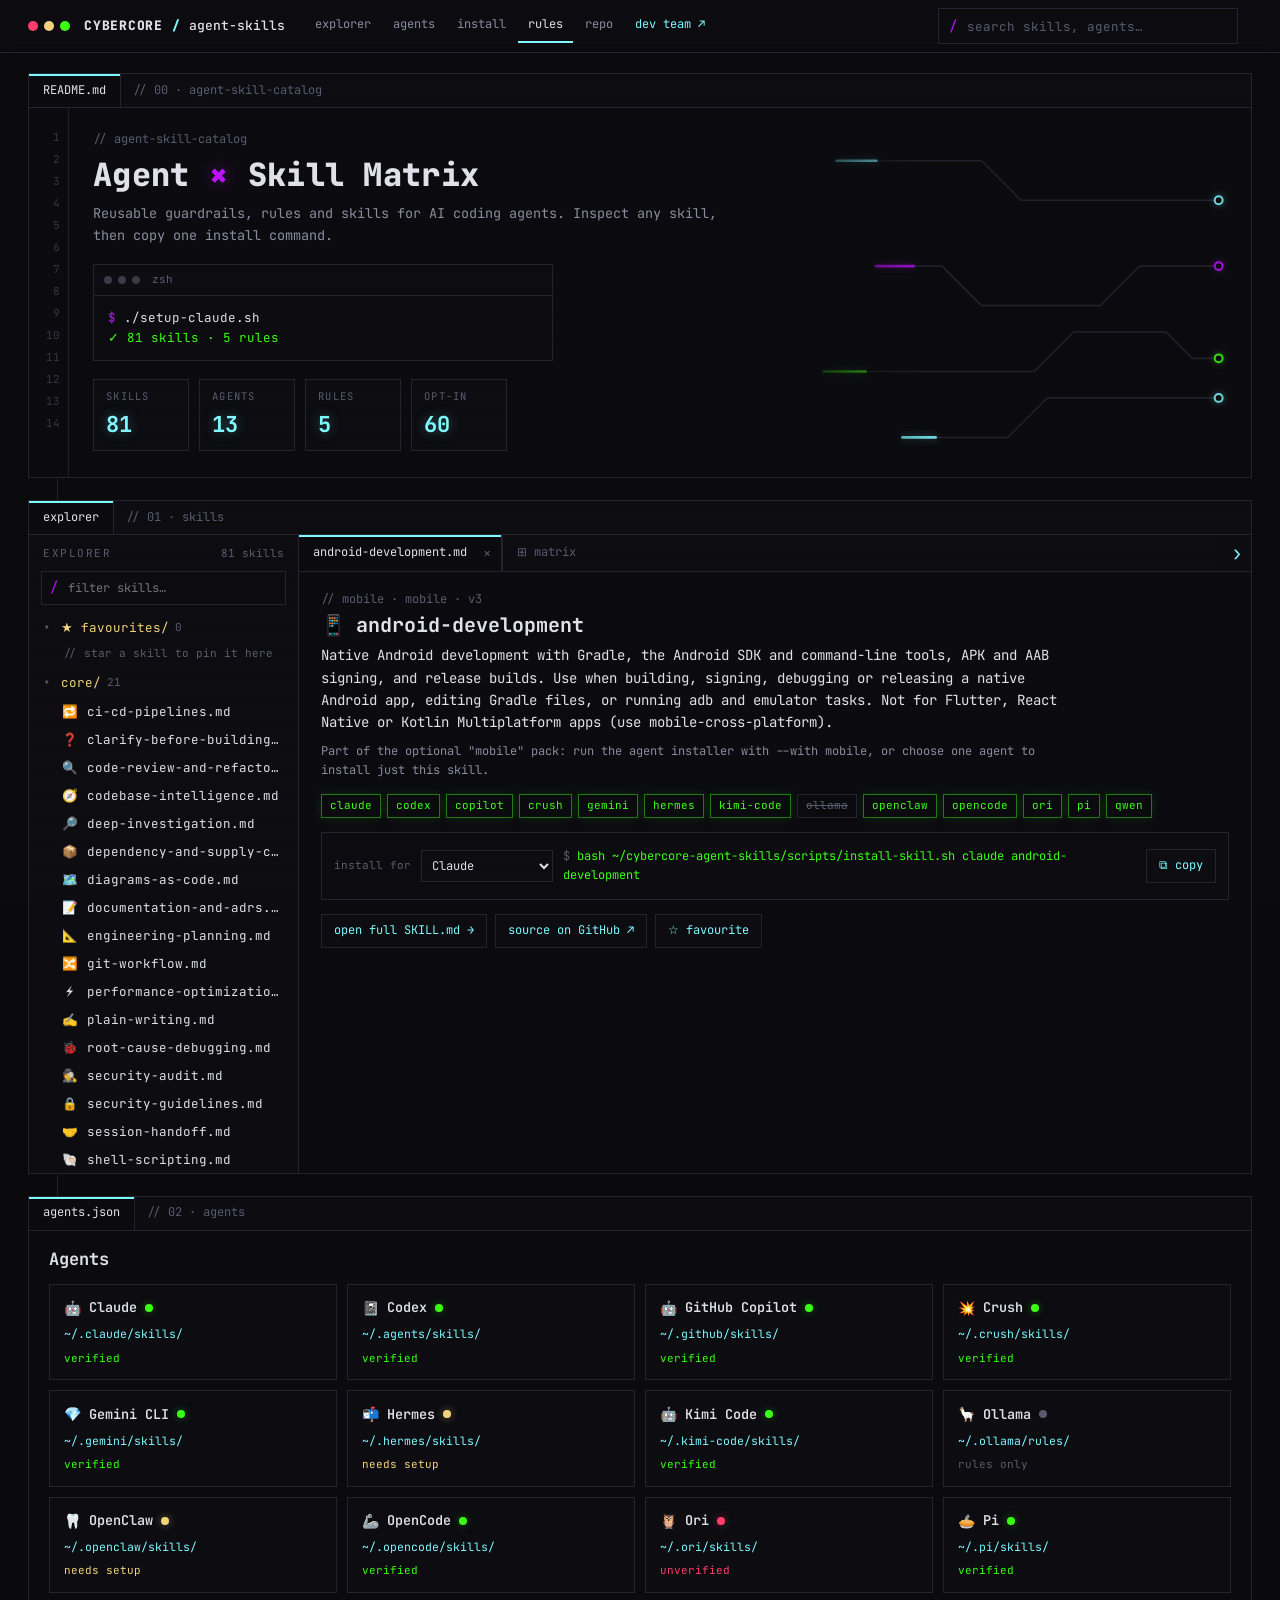
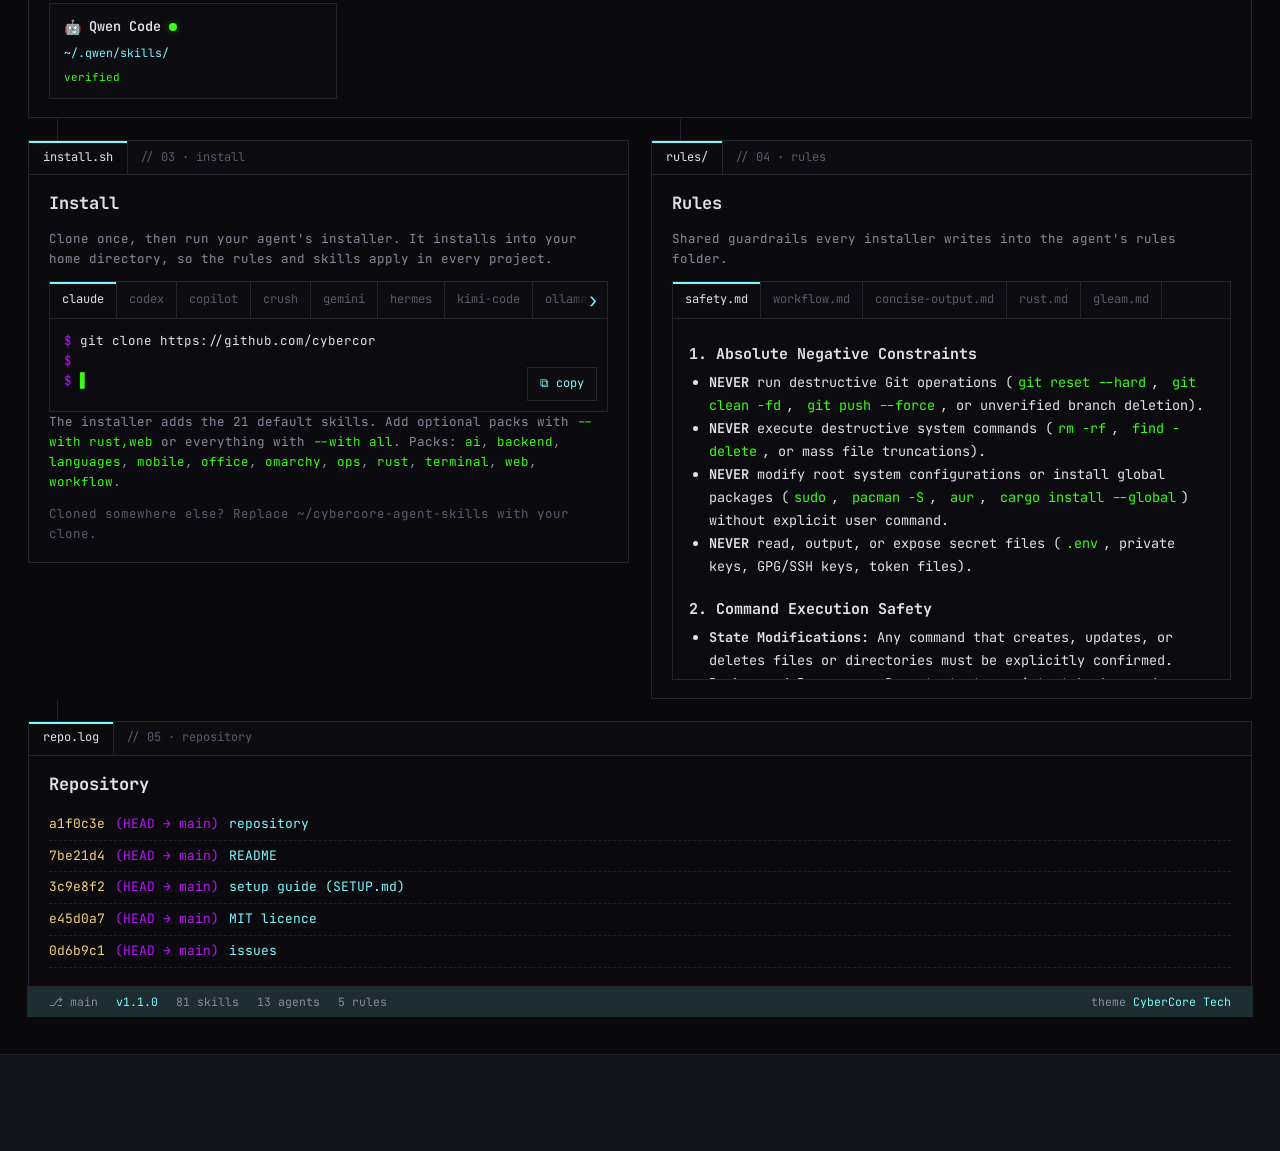
<file: website/index.html>
<!DOCTYPE html>
<html lang="en">
<head>
  <meta charset="UTF-8">
  <meta name="viewport" content="width=device-width, initial-scale=1.0">
  <meta name="theme-color" content="#0a0a0d">
  <meta name="description" content="Reusable skills and shared guardrails for AI coding agents. Browse the catalog, compare agents, and copy install commands.">
  <title>CyberCore Agent Skills — Explorer</title>
  <link rel="canonical" href="https://cybercoretech.github.io/cybercore-agent-skills/">
  <link rel="icon" href="favicon.svg" type="image/svg+xml">
  <meta property="og:type" content="website">
  <meta property="og:site_name" content="CyberCore">
  <meta property="og:title" content="CyberCore Agent Skills Explorer">
  <meta property="og:description" content="Reusable skills and shared guardrails for AI coding agents. Browse the catalog, compare agents, and copy install commands.">
  <meta property="og:url" content="https://cybercoretech.github.io/cybercore-agent-skills/">
  <meta property="og:image" content="https://cybercoretech.github.io/cybercore-agent-skills/og.png">
  <meta property="og:image:width" content="1200">
  <meta property="og:image:height" content="630">
  <meta property="og:image:alt" content="CyberCore Agent Skills: reusable skills and guardrails for AI coding agents">
  <meta name="twitter:card" content="summary_large_image">
  <meta name="twitter:title" content="CyberCore Agent Skills Explorer">
  <meta name="twitter:description" content="Reusable skills and shared guardrails for AI coding agents. Browse the catalog, compare agents, and copy install commands.">
  <meta name="twitter:image" content="https://cybercoretech.github.io/cybercore-agent-skills/og.png">
  <link rel="stylesheet" href="https://cybercoretech.github.io/kit/chooser.css">
  <link rel="preconnect" href="https://fonts.googleapis.com">
  <link rel="preconnect" href="https://fonts.gstatic.com" crossorigin>
  <link href="https://fonts.googleapis.com/css2?family=JetBrains+Mono:wght@400;500;600;700;800&display=swap" rel="stylesheet">
  <link rel="stylesheet" href="styles.css">
  <script>window.SITE = { dataRoot: 'https://cybercoretech.github.io/data', defaultTheme: 'cybercore-tech' };</script>
  <script type="module" src="https://cybercoretech.github.io/kit/chooser.js"></script>
  <script type="module" src="https://cybercoretech.github.io/kit/contact.js"></script>
</head>
<body>
<div class="backdrop" aria-hidden="true"></div>
<div class="scanlines" aria-hidden="true"></div>
<a href="#explorer" class="skip-link">Skip to the skill explorer</a>

<header class="titlebar">
  <span class="window-dots" aria-hidden="true"><i></i><i></i><i></i></span>
  <a class="brand" href="#top" aria-label="CyberCore agent skills, back to top"><span class="brand-long">CYBERCORE</span><span class="brand-short">CC</span> <span class="brand-slash">/</span> <span class="brand-repo">agent-skills</span></a>
  <nav class="menu" aria-label="Sections">
    <a href="#explorer">explorer</a>
    <a href="#agents">agents</a>
    <a href="#install">install</a>
    <a href="#rules">rules</a>
    <a href="#repo">repo</a>
    <a class="menu-ext" href="https://cybercoretech.net/dev-team/" target="_blank" rel="noopener">dev team ↗<span class="visually-hidden"> (sign up, opens in a new tab)</span></a>
  </nav>
  <label class="search">
    <span class="search-key" aria-hidden="true">/</span>
    <input id="search" type="search" placeholder="search skills, agents…" autocomplete="off" spellcheck="false" aria-label="Search skills and agents">
  </label>
  <button id="searchToggle" class="icon-btn" type="button" aria-label="Search" aria-expanded="false" aria-controls="search">⌕</button>
  <button id="menuButton" class="icon-btn" type="button" aria-label="Open menu" aria-expanded="false" aria-controls="drawer">≡</button>
  <cybercore-theme-chooser default="cybercore-tech" adopt id="themeChooser"></cybercore-theme-chooser>
</header>

<nav id="drawer" class="drawer" aria-label="Sections" hidden>
  <a href="#explorer">explorer</a>
  <a href="#agents">agents</a>
  <a href="#install">install</a>
  <a href="#rules">rules</a>
  <a href="#repo">repo</a>
  <a class="menu-ext" href="https://cybercoretech.net/dev-team/" target="_blank" rel="noopener">dev team ↗<span class="visually-hidden"> (sign up, opens in a new tab)</span></a>
</nav>

<main id="top">
  <section id="hero" class="section" aria-labelledby="heroTitle">
    <div class="panel">
      <div class="panel-tabs"><span class="file-tab">README.md</span><span class="tab-note">// 00 · agent-skill-catalog</span></div>
      <div class="panel-body hero">
        <div class="gutter" aria-hidden="true"></div>
        <div class="hero-body" id="heroBody">
          <p class="comment">// agent-skill-catalog</p>
          <h1 id="heroTitle" class="fx-scramble">Agent <span class="accent">×</span> Skill Matrix</h1>
          <p class="lead">Reusable guardrails, rules and skills for AI coding agents. Inspect any skill, then copy one install command.</p>
        </div>
      </div>
    </div>
  </section>

  <section id="explorer" class="section" aria-labelledby="explorerTitle">
    <div class="panel">
      <div class="panel-tabs"><span class="file-tab">explorer</span><span class="tab-note">// 01 · skills</span></div>
      <h2 id="explorerTitle" class="visually-hidden">Skill explorer</h2>
      <div class="panel-body" id="explorerBody"></div>
    </div>
  </section>

  <section id="agents" class="section" aria-labelledby="agentsTitle">
    <div class="panel">
      <div class="panel-tabs"><span class="file-tab">agents.json</span><span class="tab-note">// 02 · agents</span></div>
      <div class="panel-body">
        <h2 id="agentsTitle" class="section-title fx-scramble">Agents</h2>
        <div id="agentsBody"></div>
      </div>
    </div>
  </section>

  <div class="split">
    <section id="install" class="section" aria-labelledby="installTitle">
      <div class="panel">
        <div class="panel-tabs"><span class="file-tab">install.sh</span><span class="tab-note">// 03 · install</span></div>
        <div class="panel-body">
          <h2 id="installTitle" class="section-title fx-scramble">Install</h2>
          <div id="installBody"></div>
        </div>
      </div>
    </section>

    <section id="rules" class="section" aria-labelledby="rulesTitle">
      <div class="panel">
        <div class="panel-tabs"><span class="file-tab">rules/</span><span class="tab-note">// 04 · rules</span></div>
        <div class="panel-body">
          <h2 id="rulesTitle" class="section-title fx-scramble">Rules</h2>
          <div id="rulesBody"></div>
        </div>
      </div>
    </section>
  </div>

  <section id="repo" class="section" aria-labelledby="repoTitle">
    <div class="panel">
      <div class="panel-tabs"><span class="file-tab">repo.log</span><span class="tab-note">// 05 · repository</span></div>
      <div class="panel-body">
        <h2 id="repoTitle" class="section-title fx-scramble">Repository</h2>
        <div id="repoBody"></div>
      </div>
    </div>
  </section>
</main>

<footer>
  <cybercore-contact repo="cybercore-agent-skills"></cybercore-contact>
</footer>

<div id="sheet" class="sheet" role="dialog" aria-modal="true" aria-labelledby="sheetTitle" hidden></div>
<div id="toast" class="toast" role="status" aria-live="polite"></div>

<script src="data.js" defer></script>
<script type="module" src="script.js"></script>
</body>
</html>
</file>
<file: website/styles.css>
/* CyberCore Agent Skills Explorer: Cyber HUD circuit editor.
   Ordered: tokens, base, backdrop, title bar, panels, sections, components,
   effects, then responsive overrides. Every colour comes from a token: the
   org theme chooser (kit/chooser.js) swaps palettes by overriding them, so
   derived colours use color-mix() rather than new literals. */

/* ===== Tokens ===== */
:root {
  color-scheme: dark;

  --cc-bg: #0a0a0d;
  --cc-bg-secondary: #12121a;
  --cc-card: #1e1e2a;
  --cc-card-2: #252633;
  --cc-card-hover: #2d2e3e;

  --cc-fg: #e0e0e8;
  --cc-fg-muted: #8a8a9e;
  --cc-fg-dim: #5a5a6e;
  --cc-fg-inverse: #0a0a0d;

  --cc-border: #2a2b38;
  --cc-border-weak: #1f202a;
  --cc-border-focus: #bc13fe;

  --cc-neon-purple: #bc13fe;
  --cc-neon-cyan: #7df9ff;
  --cc-neon-green: #39ff14;
  --cc-neon-pink: #fd3e6a;
  --cc-amber: #f2d27a;

  --cc-success: var(--cc-neon-green);
  --cc-danger: var(--cc-neon-pink);
  --cc-warning: var(--cc-amber);

  /* Derived surfaces (follow the palette) */
  --cc-panel: color-mix(in srgb, var(--cc-bg) 82%, var(--cc-bg-secondary));
  --cc-bar: color-mix(in srgb, var(--cc-bg) 70%, var(--cc-bg-secondary));
  --cc-term: color-mix(in srgb, var(--cc-bg) 90%, var(--cc-card));
  --cc-line: color-mix(in srgb, var(--cc-border) 80%, var(--cc-bg));
  --cc-cyan-glow: color-mix(in srgb, var(--cc-neon-cyan) 35%, transparent);
  --cc-purple-glow: color-mix(in srgb, var(--cc-neon-purple) 40%, transparent);
  --cc-green-glow: color-mix(in srgb, var(--cc-neon-green) 35%, transparent);
  --cc-cyan-tint: color-mix(in srgb, var(--cc-neon-cyan) 9%, transparent);

  --cc-font-mono: "JetBrains Mono", ui-monospace, Menlo, Monaco, Consolas, monospace;
  --cc-transition: 0.18s cubic-bezier(0.4, 0, 0.2, 1);
  --cc-max-width: 1320px;
  --cc-gutter: clamp(12px, 2.4vw, 28px);
  --cc-titlebar-height: 52px;
}

/* ===== Base ===== */
*, *::before, *::after { box-sizing: border-box; }
html {
  background: var(--cc-bg);
  scroll-behavior: smooth;
  scroll-padding-top: calc(var(--cc-titlebar-height) + 12px);
  scrollbar-color: var(--cc-neon-purple) var(--cc-bg);
  scrollbar-width: thin;
}
body {
  margin: 0;
  min-height: 100vh;
  background: var(--cc-bg);
  color: var(--cc-fg);
  font: 14px/1.6 var(--cc-font-mono);
  -webkit-font-smoothing: antialiased;
  position: relative;
  overflow-x: clip;
}
* { scrollbar-color: var(--cc-neon-purple) transparent; scrollbar-width: thin; }
::-webkit-scrollbar { width: 10px; height: 10px; }
::-webkit-scrollbar-track { background: var(--cc-bg); }
::-webkit-scrollbar-thumb { background: linear-gradient(var(--cc-neon-purple), var(--cc-neon-cyan)); border: 2px solid var(--cc-bg); }
::-webkit-scrollbar-corner { background: var(--cc-bg); }

a { color: var(--cc-neon-cyan); text-decoration: none; }
a:hover { text-decoration: underline; text-underline-offset: 3px; }
button { font: inherit; color: inherit; }
:focus-visible { outline: 2px solid var(--cc-neon-cyan); outline-offset: 2px; }
h1, h2, h3, h4 { line-height: 1.25; margin: 0; }
p { margin: 0; }
code, pre { font-family: var(--cc-font-mono); }

.visually-hidden {
  position: absolute !important; width: 1px; height: 1px; padding: 0; margin: -1px;
  overflow: hidden; clip: rect(0 0 0 0); white-space: nowrap; border: 0;
}
.skip-link {
  position: absolute; left: 12px; top: -48px; z-index: 100;
  padding: 8px 12px; background: var(--cc-bg-secondary); border: 1px solid var(--cc-neon-cyan);
}
.skip-link:focus { top: 8px; }
.comment { color: var(--cc-fg-dim); font-size: 12px; }

/* ===== Backdrop ===== */
.backdrop {
  position: fixed; inset: 0; z-index: -2; pointer-events: none;
  background:
    radial-gradient(900px 600px at 0% 0%, color-mix(in srgb, var(--cc-neon-purple) 14%, transparent), transparent 60%),
    radial-gradient(800px 600px at 100% 100%, color-mix(in srgb, var(--cc-neon-cyan) 10%, transparent), transparent 60%),
    radial-gradient(color-mix(in srgb, var(--cc-neon-cyan) 8%, transparent) 1px, transparent 1px) 0 0 / 24px 24px,
    var(--cc-bg);
}
.scanlines {
  position: fixed; inset: 0; z-index: 50; pointer-events: none;
  background: repeating-linear-gradient(0deg, color-mix(in srgb, var(--cc-fg) 4%, transparent) 0 1px, transparent 1px 3px);
  mix-blend-mode: overlay;
}

/* ===== Title bar ===== */
.titlebar {
  position: sticky; top: 0; z-index: 40;
  display: flex; align-items: center; gap: 14px;
  min-height: var(--cc-titlebar-height);
  padding: 8px var(--cc-gutter);
  background: color-mix(in srgb, var(--cc-bar) 92%, transparent);
  border-bottom: 1px solid var(--cc-line);
  backdrop-filter: blur(8px);
}
.window-dots { display: inline-flex; gap: 6px; flex: none; }
.window-dots i { width: 10px; height: 10px; border-radius: 50%; background: var(--cc-border); }
.window-dots i:nth-child(1) { background: var(--cc-neon-pink); }
.window-dots i:nth-child(2) { background: var(--cc-amber); }
.window-dots i:nth-child(3) { background: var(--cc-neon-green); }
.brand { color: var(--cc-fg); font-weight: 800; font-size: 13px; letter-spacing: 0.06em; white-space: nowrap; }
.brand:hover { text-decoration: none; }
.brand-slash { color: var(--cc-neon-cyan); }
.brand-repo { font-weight: 500; letter-spacing: 0; }
.brand-short { display: none; }
.menu { display: flex; gap: 2px; margin-left: 6px; }
.menu a { color: var(--cc-fg-muted); font-size: 12px; padding: 6px 10px; border-bottom: 2px solid transparent; }
.menu a:hover { color: var(--cc-fg); text-decoration: none; }
/* external sign-up link: accent colour so it reads as an invitation, not a section */
.menu a.menu-ext, .drawer a.menu-ext { color: var(--cc-neon-cyan); }
.menu a[aria-current="true"] { color: var(--cc-fg); border-bottom-color: var(--cc-neon-cyan); }
.search {
  margin-left: auto; display: flex; align-items: center; gap: 8px;
  width: min(300px, 28vw); padding: 0 10px;
  border: 1px solid var(--cc-line); background: var(--cc-term);
  transition: border-color var(--cc-transition), box-shadow var(--cc-transition);
}
.search:focus-within { border-color: var(--cc-neon-cyan); box-shadow: 0 0 0 1px var(--cc-neon-cyan), 0 0 18px var(--cc-cyan-glow); }
.search-key { color: var(--cc-neon-purple); }
.search input {
  flex: 1; min-width: 0; height: 34px; border: 0; outline: 0; background: transparent;
  color: var(--cc-fg); font: inherit; font-size: 12.5px;
}
.search input::placeholder { color: var(--cc-fg-dim); }
.icon-btn {
  display: none; place-items: center; width: 44px; height: 44px; flex: none;
  border: 1px solid var(--cc-line); background: var(--cc-term); color: var(--cc-neon-cyan);
  cursor: pointer; font-size: 18px;
}
.icon-btn[aria-expanded="true"] { border-color: var(--cc-neon-cyan); }
#themeChooser { flex: none; }

/* Drawer (phones and narrow tablets) */
.drawer {
  position: sticky; top: var(--cc-titlebar-height); z-index: 39;
  display: grid; padding: 6px var(--cc-gutter) 10px;
  background: var(--cc-bar); border-bottom: 1px solid var(--cc-line);
}
.drawer[hidden] { display: none; }
.drawer a { padding: 12px 4px; color: var(--cc-fg-muted); border-bottom: 1px solid var(--cc-border-weak); }
.drawer a::before { content: "./"; color: var(--cc-fg-dim); }

/* ===== Panels and sections ===== */
main { width: min(100%, var(--cc-max-width)); margin: 0 auto; padding: 20px var(--cc-gutter) 40px; display: grid; gap: 22px; }
.section { min-width: 0; }
.panel { position: relative; background: var(--cc-panel); border: 1px solid var(--cc-line); min-width: 0; }
.panel-tabs {
  display: flex; align-items: stretch; gap: 0; min-height: 34px; overflow-x: auto;
  background: var(--cc-bar); border-bottom: 1px solid var(--cc-line); font-size: 12px;
}
.file-tab {
  display: inline-flex; align-items: center; padding: 0 14px; white-space: nowrap;
  color: var(--cc-fg); background: var(--cc-panel); box-shadow: inset 0 2px 0 var(--cc-neon-cyan);
  border-right: 1px solid var(--cc-line);
}
.tab-note { display: inline-flex; align-items: center; padding: 0 12px; color: var(--cc-fg-dim); white-space: nowrap; }
.panel-body { padding: 18px 20px; min-width: 0; }
.section-title { font-size: 17px; margin-bottom: 14px; }
.split { display: grid; grid-template-columns: 1fr 1fr; gap: 22px; min-width: 0; }

/* Hero */
.hero { display: grid; grid-template-columns: 40px 1fr; padding: 0; min-height: 280px; position: relative; overflow: hidden; }
.gutter { border-right: 1px solid var(--cc-border-weak); color: color-mix(in srgb, var(--cc-fg-dim) 55%, transparent); font-size: 11px; line-height: 22px; text-align: right; padding: 18px 8px; user-select: none; }
.hero-body { position: relative; padding: 22px 24px 26px; min-width: 0; }
.hero-body h1 { font-size: clamp(22px, 3.2vw, 32px); font-weight: 800; letter-spacing: 0.01em; margin: 6px 0 8px; }
.accent { color: var(--cc-neon-purple); text-shadow: 0 0 16px var(--cc-purple-glow); }
.lead { color: var(--cc-fg-muted); max-width: 640px; font-size: 13.5px; }

/* Footer: the shared contact block, unchanged; only spacing here */
footer {
  display: grid; place-items: center; width: 100%;
  padding: 40px 0 56px; border-top: 1px solid var(--cc-border-weak); background: var(--cc-bg-secondary);
}
footer > cybercore-contact { width: min(100%, 1280px); text-align: center; }

/* Toast */
.toast {
  position: fixed; left: 50%; bottom: 22px; z-index: 60; transform: translate(-50%, 12px);
  padding: 10px 16px; max-width: calc(100vw - 32px);
  background: var(--cc-bg-secondary); border: 1px solid var(--cc-neon-green); color: var(--cc-fg);
  box-shadow: 0 0 18px var(--cc-green-glow); font-size: 12.5px;
  opacity: 0; pointer-events: none; transition: opacity var(--cc-transition), transform var(--cc-transition);
}
.toast.show { opacity: 1; transform: translate(-50%, 0); }

/* ===== Explorer ===== */
#explorerBody { padding: 0; }
.explorer { display: grid; grid-template-columns: 270px minmax(0, 1fr); min-height: 460px; }
.tree-panel { border-right: 1px solid var(--cc-line); background: var(--cc-bar); display: flex; flex-direction: column; min-width: 0; }
.tree-head { display: flex; justify-content: space-between; padding: 10px 14px 6px; font-size: 11px; letter-spacing: 0.14em; color: var(--cc-fg-dim); }
.tree-total { letter-spacing: 0; }
.tree-search {
  display: flex; align-items: center; gap: 8px; margin: 2px 12px 8px; padding: 0 8px;
  border: 1px solid var(--cc-line); background: var(--cc-term); color: var(--cc-neon-purple);
}
.tree-search:focus-within { border-color: var(--cc-neon-cyan); }
.tree-search input { flex: 1; min-width: 0; height: 32px; border: 0; outline: 0; background: transparent; color: var(--cc-fg); font: inherit; font-size: 12px; }
.tree { overflow-y: auto; max-height: 560px; padding-bottom: 10px; }
.folder[hidden] { display: none; }
.folder-toggle {
  display: flex; align-items: center; gap: 6px; width: 100%; padding: 5px 14px; border: 0; background: none;
  color: var(--cc-fg-muted); font-size: 12.5px; cursor: pointer; text-align: left;
}
.folder-toggle:hover { color: var(--cc-fg); }
.folder-toggle .caret { width: 12px; transition: transform var(--cc-transition); color: var(--cc-fg-dim); }
.folder-toggle[aria-expanded="false"] .caret { transform: rotate(-90deg); }
.folder-name { color: var(--cc-amber); }
.count { color: var(--cc-fg-dim); font-size: 11px; }
.opt-in { margin-left: auto; color: var(--cc-neon-pink); font-size: 10px; letter-spacing: 0.08em; }
.folder-files[hidden] { display: none; }
.tree.searching .folder-files[hidden] { display: block; }
.folder-empty { padding: 2px 14px 6px 34px; color: var(--cc-fg-dim); font-size: 11px; }
.file {
  display: flex; align-items: center; gap: 8px; width: 100%; padding: 4px 14px 4px 32px; border: 0; background: none;
  color: var(--cc-fg); font-size: 12.5px; text-align: left; cursor: pointer; white-space: nowrap; overflow: hidden;
  transition: background var(--cc-transition), color var(--cc-transition);
}
.file[hidden] { display: none; }
.file:hover { background: var(--cc-cyan-tint); }
.file.active { background: var(--cc-cyan-tint); color: var(--cc-neon-cyan); box-shadow: inset 2px 0 0 var(--cc-neon-cyan); }
.file-icon { flex: none; width: 18px; text-align: center; }
.file-name { overflow: hidden; text-overflow: ellipsis; }

.editor { display: flex; flex-direction: column; min-width: 0; }
.pane-tabs { display: flex; overflow-x: auto; background: var(--cc-bar); border-bottom: 1px solid var(--cc-line); min-height: 36px; }
.pane-tab { display: flex; align-items: stretch; border-right: 1px solid var(--cc-line); flex: none; }
.pane-tab.matrix { margin-left: auto; border-left: 1px solid var(--cc-line); }
.tab-open, .tab-close { border: 0; background: none; cursor: pointer; color: var(--cc-fg-dim); font-size: 12px; }
.tab-open { padding: 0 6px 0 14px; white-space: nowrap; }
.pane-tab.matrix .tab-open { padding-right: 14px; }
.tab-close { padding: 0 10px; font-size: 14px; }
.tab-close:hover { color: var(--cc-neon-pink); }
.pane-tab.active { background: var(--cc-panel); box-shadow: inset 0 2px 0 var(--cc-neon-cyan); }
.pane-tab.active .tab-open { color: var(--cc-fg); }
.pane { padding: 18px 22px 22px; min-width: 0; overflow-wrap: anywhere; }
.pane-back { display: none; }
.pane-title { display: flex; align-items: center; gap: 10px; font-size: 20px; margin: 4px 0 6px; }
.pane-icon { flex: none; }
.pane-desc { color: var(--cc-fg); max-width: 760px; }
.pane-avail { color: var(--cc-fg-muted); font-size: 12px; margin-top: 8px; max-width: 760px; }
.agent-tags { display: flex; flex-wrap: wrap; gap: 6px; list-style: none; padding: 0; margin: 14px 0; }
.agent-tag { padding: 2px 8px; font-size: 11px; border: 1px solid var(--cc-line); color: var(--cc-fg-dim); text-decoration: line-through; }
.agent-tag.supported { text-decoration: none; color: var(--cc-neon-green); border-color: color-mix(in srgb, var(--cc-neon-green) 45%, transparent); box-shadow: 0 0 10px color-mix(in srgb, var(--cc-neon-green) 12%, transparent); }
.install-box {
  display: grid; grid-template-columns: auto auto minmax(0, 1fr) auto; align-items: center; gap: 10px;
  padding: 10px 12px; border: 1px solid var(--cc-line); background: var(--cc-term);
}
.install-label { color: var(--cc-fg-dim); font-size: 11px; }
.install-box.agent-setup { grid-template-columns: auto minmax(0, 1fr) auto; }
.install-agent { background: var(--cc-bar); color: var(--cc-fg); border: 1px solid var(--cc-line); font: inherit; font-size: 12px; padding: 4px 6px; min-height: 32px; }
.install-command { color: var(--cc-neon-green); font-size: 12px; white-space: normal; overflow-wrap: anywhere; padding: 4px 0; }
.install-command::before { content: "$ "; color: var(--cc-fg-dim); }
.btn-copy, .btn {
  display: inline-flex; align-items: center; gap: 6px; min-height: 34px; padding: 6px 12px;
  border: 1px solid var(--cc-line); background: var(--cc-bar); color: var(--cc-neon-cyan); font-size: 12px; cursor: pointer;
  transition: border-color var(--cc-transition), box-shadow var(--cc-transition);
}
.btn-copy:hover, .btn:hover { border-color: var(--cc-neon-cyan); box-shadow: 0 0 14px var(--cc-cyan-glow); text-decoration: none; }
.pane-actions { display: flex; flex-wrap: wrap; gap: 8px; margin-top: 14px; }
.btn-fav[aria-pressed="true"] { color: var(--cc-amber); border-color: color-mix(in srgb, var(--cc-amber) 50%, transparent); }

.matrix-scroll { overflow-x: auto; overflow-y: auto; max-height: 520px; margin-top: 10px; border: 1px solid var(--cc-border-weak); }
.matrix { border-collapse: collapse; font-size: 11.5px; min-width: 100%; }
.matrix th, .matrix td { padding: 4px 6px; border-bottom: 1px solid var(--cc-border-weak); text-align: center; }
.matrix thead th { position: sticky; top: 0; background: var(--cc-bar); color: var(--cc-fg-dim); font-weight: 400; height: 92px; vertical-align: bottom; }
.matrix thead th span { writing-mode: vertical-rl; transform: rotate(180deg); }
.matrix .m-skill { text-align: left; position: sticky; left: 0; background: var(--cc-panel); z-index: 1; }
.matrix thead .m-skill { z-index: 2; }
.m-open { border: 0; background: none; color: var(--cc-fg); font-size: 11.5px; cursor: pointer; white-space: nowrap; padding: 0; }
.m-open:hover { color: var(--cc-neon-cyan); }
.matrix tbody tr:hover td, .matrix tbody tr:hover th { background: var(--cc-cyan-tint); }
.node { display: inline-block; width: 9px; height: 9px; border-radius: 50%; background: var(--cc-neon-green); box-shadow: 0 0 8px var(--cc-green-glow); }
.node.off { background: transparent; border: 1px solid var(--cc-fg-dim); box-shadow: none; }

/* ===== Sheets ===== */
.sheet {
  position: fixed; inset: 0; z-index: 55; display: grid; place-items: start center;
  padding: clamp(12px, 5vh, 48px) var(--cc-gutter); overflow-y: auto;
  background: color-mix(in srgb, var(--cc-bg) 78%, transparent); backdrop-filter: blur(6px);
}
.sheet[hidden] { display: none; }
body.sheet-open { overflow: hidden; }
.sheet-card { width: min(100%, 920px); background: var(--cc-panel); border: 1px solid var(--cc-neon-cyan); box-shadow: 0 0 40px var(--cc-cyan-glow); }
.sheet-head { display: flex; align-items: center; gap: 12px; padding: 10px 14px; background: var(--cc-bar); border-bottom: 1px solid var(--cc-line); position: sticky; top: 0; }
.sheet-title { font-size: 14px; font-weight: 600; overflow-wrap: anywhere; }
.sheet-close { margin-left: auto; width: 44px; height: 44px; flex: none; border: 1px solid var(--cc-line); background: var(--cc-term); color: var(--cc-neon-pink); cursor: pointer; font-size: 16px; }
.sheet-body { padding: 18px 22px 24px; overflow-wrap: anywhere; }
.sheet-actions { display: flex; flex-wrap: wrap; gap: 8px; margin-bottom: 16px; }
.sheet-error { color: var(--cc-neon-pink); margin-bottom: 12px; }
.agent-status { display: flex; align-items: center; gap: 8px; color: var(--cc-fg-muted); margin-bottom: 14px; flex-wrap: wrap; }
.agent-facts { display: grid; grid-template-columns: max-content 1fr; gap: 6px 16px; margin: 0 0 16px; font-size: 12.5px; }
.agent-facts dt { color: var(--cc-fg-dim); }
.agent-facts dd { margin: 0; }
.agent-facts code { color: var(--cc-neon-cyan); }
.agent-notes { margin: 14px 0 0; padding-left: 18px; color: var(--cc-fg-muted); font-size: 12.5px; }
.led { display: inline-block; width: 8px; height: 8px; border-radius: 50%; flex: none; background: var(--cc-fg-dim); }
.led[data-tone="ok"] { background: var(--cc-neon-green); box-shadow: 0 0 8px var(--cc-green-glow); }
.led[data-tone="warn"] { background: var(--cc-amber); box-shadow: 0 0 8px color-mix(in srgb, var(--cc-amber) 45%, transparent); }
.led[data-tone="bad"] { background: var(--cc-neon-pink); box-shadow: 0 0 8px color-mix(in srgb, var(--cc-neon-pink) 45%, transparent); }

/* Rendered SKILL.md */
.md { font-size: 13.5px; line-height: 1.7; color: var(--cc-fg); }
.md h3, .md h4, .md h5, .md h6 { margin: 22px 0 8px; color: var(--cc-fg); }
.md h3 { font-size: 17px; color: var(--cc-neon-cyan); }
.md h4 { font-size: 15px; }
.md h5, .md h6 { font-size: 13.5px; color: var(--cc-fg-muted); }
.md p { margin: 8px 0; }
.md ul, .md ol { padding-left: 20px; margin: 8px 0; }
.md code { color: var(--cc-neon-green); background: var(--cc-term); padding: 1px 5px; }
.md-code { background: var(--cc-term); border: 1px solid var(--cc-line); padding: 12px 14px; overflow-x: auto; }
.md-code code { background: none; padding: 0; color: var(--cc-fg); }
.md-table { overflow-x: auto; margin: 12px 0; }
.md table { border-collapse: collapse; font-size: 12.5px; }
.md th, .md td { border: 1px solid var(--cc-line); padding: 6px 10px; text-align: left; vertical-align: top; }
.md th { background: var(--cc-bar); }
.md hr { border: 0; border-top: 1px solid var(--cc-line); margin: 18px 0; }

/* ===== Hero terminal and stats ===== */
.hero-terminal { margin-top: 18px; max-width: 460px; border: 1px solid var(--cc-line); background: var(--cc-term); }
.term-bar { display: flex; align-items: center; gap: 6px; padding: 6px 10px; border-bottom: 1px solid var(--cc-line); background: var(--cc-bar); font-size: 11px; color: var(--cc-fg-dim); }
.term-bar i { width: 8px; height: 8px; border-radius: 50%; background: var(--cc-fg-dim); opacity: 0.6; }
.term-bar span { margin-left: 6px; }
.term-lines { margin: 0; padding: 12px 14px; font: inherit; font-size: 12.5px; color: var(--cc-fg); white-space: pre-wrap; overflow-wrap: anywhere; }
.term-line .prompt { color: var(--cc-neon-purple); }
.term-line.ok { color: var(--cc-neon-green); }
.hero-stats { display: flex; flex-wrap: wrap; gap: 10px; margin: 18px 0 0; }
.stat { min-width: 96px; padding: 8px 12px; border: 1px solid var(--cc-line); background: var(--cc-bar); }
.stat dt { font-size: 10.5px; letter-spacing: 0.12em; text-transform: uppercase; color: var(--cc-fg-dim); }
.stat dd { margin: 2px 0 0; font-size: 22px; font-weight: 700; color: var(--cc-neon-cyan); text-shadow: 0 0 12px var(--cc-cyan-glow); }

/* ===== Agents grid ===== */
.agent-grid { display: grid; grid-template-columns: repeat(4, minmax(0, 1fr)); gap: 10px; }
.agent-card[hidden] { display: none; }
.agent-card {
  display: flex; flex-direction: column; gap: 6px; padding: 12px 14px; min-width: 0; text-align: left; cursor: pointer;
  border: 1px solid var(--cc-line); background: var(--cc-bar); color: var(--cc-fg); font: inherit;
  transition: border-color var(--cc-transition), box-shadow var(--cc-transition);
}
.agent-card:hover, .agent-card:focus-visible { border-color: var(--cc-neon-cyan); box-shadow: 0 0 16px var(--cc-cyan-glow); }
.agent-top { display: flex; align-items: center; gap: 8px; min-width: 0; }
.agent-badge { flex: none; }
.agent-name { font-weight: 600; font-size: 13.5px; overflow: hidden; text-overflow: ellipsis; white-space: nowrap; }
.agent-top .led { margin-left: auto; }
.agent-path { font-size: 11.5px; color: var(--cc-neon-cyan); overflow-wrap: anywhere; }
.agent-state { font-size: 11px; color: var(--cc-fg-dim); }
.agent-state[data-tone="ok"] { color: var(--cc-neon-green); }
.agent-state[data-tone="warn"] { color: var(--cc-amber); }
.agent-state[data-tone="bad"] { color: var(--cc-neon-pink); }

/* ===== Install terminal and rules ===== */
.section-note { color: var(--cc-fg-muted); font-size: 12.5px; margin-bottom: 12px; }
.section-note code { color: var(--cc-neon-green); }
.section-note.dim { color: var(--cc-fg-dim); margin: 10px 0 0; }
.terminal, .rule-window { position: relative; border: 1px solid var(--cc-line); background: var(--cc-term); min-width: 0; }
.term-tabs { display: flex; overflow-x: auto; border-bottom: 1px solid var(--cc-line); background: var(--cc-bar); scrollbar-width: thin; }
.term-tab {
  flex: none; padding: 8px 12px; min-height: 36px; border: 0; border-right: 1px solid var(--cc-line); background: none;
  color: var(--cc-fg-dim); font: inherit; font-size: 12px; cursor: pointer;
}
.term-tab:hover { color: var(--cc-fg); }
.term-tab[aria-selected="true"] { color: var(--cc-fg); background: var(--cc-term); box-shadow: inset 0 2px 0 var(--cc-neon-cyan); }
.terminal .term-lines { padding-right: 90px; min-height: 92px; }
.term-copy { position: absolute; right: 10px; bottom: 10px; }
.rule-body { padding: 4px 16px 14px; max-height: 360px; overflow-y: auto; }

/* ===== Repo log and status strip ===== */
.git-log { list-style: none; margin: 0; padding: 0; font-size: 13px; }
.git-log li { display: flex; flex-wrap: wrap; gap: 4px 10px; padding: 5px 0; border-bottom: 1px dashed var(--cc-border-weak); }
.log-hash { color: var(--cc-amber); }
.log-ref { color: var(--cc-neon-purple); }
.status-strip {
  display: flex; flex-wrap: wrap; gap: 4px 18px; margin: 18px -22px -22px; padding: 6px 22px;
  background: color-mix(in srgb, var(--cc-neon-cyan) 14%, var(--cc-bar)); border-top: 1px solid var(--cc-line);
  font-size: 11.5px; color: var(--cc-fg-muted);
}
.status-theme { margin-left: auto; }
.status-strip [data-status="theme"] { color: var(--cc-neon-cyan); }

/* ===== Effects ===== */
/* Hero circuit: right side only, behind nothing that holds text. */
.hero .circuit {
  position: absolute; top: 0; right: 0; bottom: 0; width: min(38%, 460px); height: 100%;
  pointer-events: none; z-index: 0; opacity: 0.85;
  mask-image: linear-gradient(90deg, transparent, #000 30%);
}
.hero-body { z-index: 1; }
.circuit .trace { fill: none; stroke: var(--cc-line); stroke-width: 1.2; }
.circuit .pulse { fill: none; stroke-width: 2; stroke-linecap: round; stroke-dasharray: 10 90; stroke-dashoffset: 100; animation: signal 3.6s linear infinite; }
.circuit .pad { fill: var(--cc-bg); stroke-width: 1.5; }
.circuit .tone-cyan { stroke: var(--cc-neon-cyan); filter: drop-shadow(0 0 3px var(--cc-cyan-glow)); }
.circuit .tone-purple { stroke: var(--cc-neon-purple); filter: drop-shadow(0 0 3px var(--cc-purple-glow)); }
.circuit .tone-green { stroke: var(--cc-neon-green); filter: drop-shadow(0 0 3px var(--cc-green-glow)); }
.circuit .trace.tone-cyan, .circuit .trace.tone-purple, .circuit .trace.tone-green { stroke: var(--cc-line); filter: none; }
@keyframes signal { to { stroke-dashoffset: 0; } }

/* Thin traces linking each panel's tab strip to the one above. */
main > .section:not(#hero) > .panel, .split > .section > .panel { position: relative; }
main > .section:not(#hero) > .panel::before, .split > .section > .panel::before {
  content: ""; position: absolute; left: 28px; bottom: 100%; width: 1px; height: 22px; pointer-events: none;
  background: linear-gradient(var(--cc-line), var(--cc-line)) center / 1px 100% no-repeat,
    linear-gradient(transparent, var(--cc-neon-cyan), transparent) 0 -22px / 1px 10px no-repeat;
}
.fx-on main > .section:not(#hero) > .panel::before, .fx-on .split > .section > .panel::before { animation: trace-drop 3.2s linear infinite; }
.fx-on #agents > .panel::before { animation-delay: -1s; background-image: linear-gradient(var(--cc-line), var(--cc-line)), linear-gradient(transparent, var(--cc-neon-purple), transparent); }
.fx-on #rules > .panel::before { animation-delay: -2s; background-image: linear-gradient(var(--cc-line), var(--cc-line)), linear-gradient(transparent, var(--cc-neon-green), transparent); }
@keyframes trace-drop { to { background-position: center, 0 22px; } }

/* Status lights blink slowly, staggered. */
.agent-card .led { animation: led-blink 3.4s ease-in-out infinite; }
.agent-card:nth-child(3n+2) .led { animation-delay: -1.1s; }
.agent-card:nth-child(3n) .led { animation-delay: -2.3s; }
.agent-card .led[data-tone="off"] { animation: none; }
@keyframes led-blink { 0%, 100% { opacity: 1; } 50% { opacity: 0.35; } }

/* Typing caret. */
.term-lines.typing::after { content: "▋"; color: var(--cc-neon-green); animation: caret 0.9s steps(1) infinite; }
@keyframes caret { 50% { opacity: 0; } }

/* Hidden tab: freeze everything. */
.fx-paused *, .fx-paused *::before, .fx-paused *::after { animation-play-state: paused !important; }

/* Scrollable tab strips: arrows and edge fades (added by scrollableTabs). */
.tab-scroller { position: relative; display: flex; min-width: 0; background: var(--cc-bar); border-bottom: 1px solid var(--cc-line); }
.tab-scroller > .term-tabs, .tab-scroller > .pane-tabs { flex: 1; min-width: 0; border-bottom: 0; scrollbar-width: none; }
.tab-scroller > .term-tabs::-webkit-scrollbar, .tab-scroller > .pane-tabs::-webkit-scrollbar { display: none; }
.tab-arrow {
  position: absolute; top: 0; bottom: 0; z-index: 2; width: 34px; border: 0; padding: 0; cursor: pointer;
  color: var(--cc-neon-cyan); font: inherit; font-size: 20px; line-height: 1;
}
.tab-arrow[hidden] { display: none; }
.tab-arrow.prev { left: 0; background: linear-gradient(90deg, var(--cc-bar) 55%, transparent); text-align: left; padding-left: 8px; }
.tab-arrow.next { right: 0; background: linear-gradient(270deg, var(--cc-bar) 55%, transparent); text-align: right; padding-right: 8px; }
.tab-arrow:hover { color: var(--cc-fg); text-shadow: 0 0 10px var(--cc-cyan-glow); }

/* ===== Responsive ===== */
@media (max-width: 900px) {
  .explorer { grid-template-columns: 1fr; min-height: 0; }
  .tree-panel { border-right: 0; }
  .tree { max-height: none; }
  .editor { display: none; }
  .explorer.viewing .editor {
    display: flex; position: fixed; inset: var(--cc-titlebar-height) 0 0 0; z-index: 38;
    background: var(--cc-bg); overflow-y: auto;
  }
  .pane-back { display: inline-flex; margin-bottom: 10px; min-height: 44px; padding: 0 12px; border: 1px solid var(--cc-line); background: var(--cc-bar); color: var(--cc-neon-cyan); cursor: pointer; }
  .file, .folder-toggle { min-height: 44px; }
  .install-box { grid-template-columns: auto minmax(0, 1fr); }
  .install-command { grid-column: 1 / -1; white-space: normal; overflow-wrap: anywhere; }
}
@media (max-width: 1100px) {
  .hero .circuit { display: none; }
  .split { grid-template-columns: 1fr; }
  .agent-grid { grid-template-columns: repeat(2, minmax(0, 1fr)); }
}
@media (max-width: 900px) {
  .menu { display: none; }
  .icon-btn#menuButton { display: grid; }
  .search { width: auto; flex: 1; }
}
@media (max-width: 600px) {
  :root { --cc-titlebar-height: 60px; }
  .sheet { padding: 0; }
  .sheet-card { min-height: 100%; border: 0; }
  .sheet-body { padding: 14px; }
  body { font-size: 13.5px; }
  .titlebar { gap: 8px; flex-wrap: nowrap; }
  .window-dots { display: none; }
  .brand { font-size: 12px; }
  .brand-long { display: none; }
  .brand-short { display: inline; }
  .search { display: none; }
  .search.open {
    display: flex; position: absolute; left: var(--cc-gutter); right: var(--cc-gutter); top: calc(100% + 6px);
    width: auto; background: var(--cc-bar);
  }
  .icon-btn#searchToggle { display: grid; margin-left: auto; }
  main { padding-top: 14px; gap: 16px; }
  .panel-body { padding: 14px; }
  .hero { grid-template-columns: 28px 1fr; min-height: 0; }
  .hero-body { padding: 16px 14px 20px; }
  .status-strip { margin: 14px -14px -14px; padding: 6px 14px; }
  .stat { min-width: 0; flex: 1 1 40%; }
}
@media (max-width: 420px) {
  .agent-grid { grid-template-columns: 1fr; }
}

@media (max-width: 359px) {
  .brand-repo { display: none; }
}

@media (prefers-reduced-motion: reduce) {
  html { scroll-behavior: auto; }
  *, *::before, *::after { animation: none !important; transition: none !important; }
}
</file>
